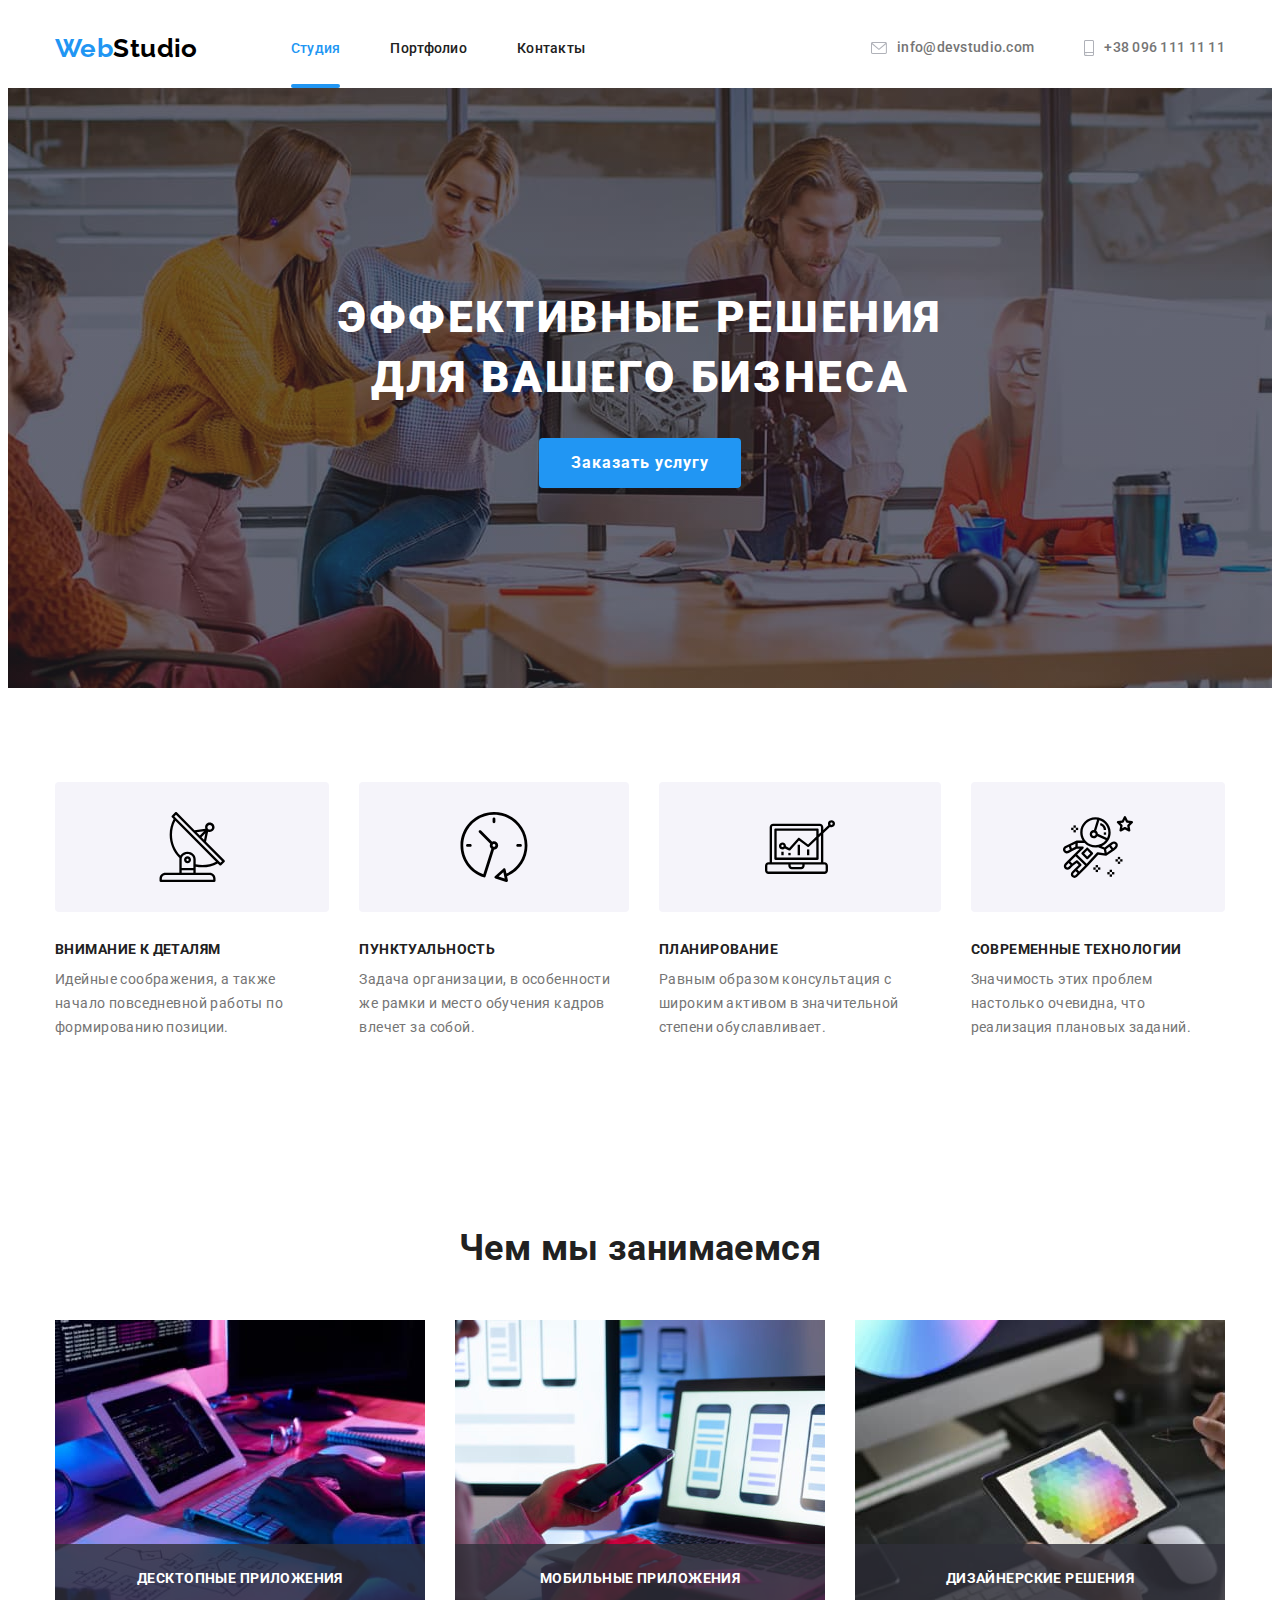
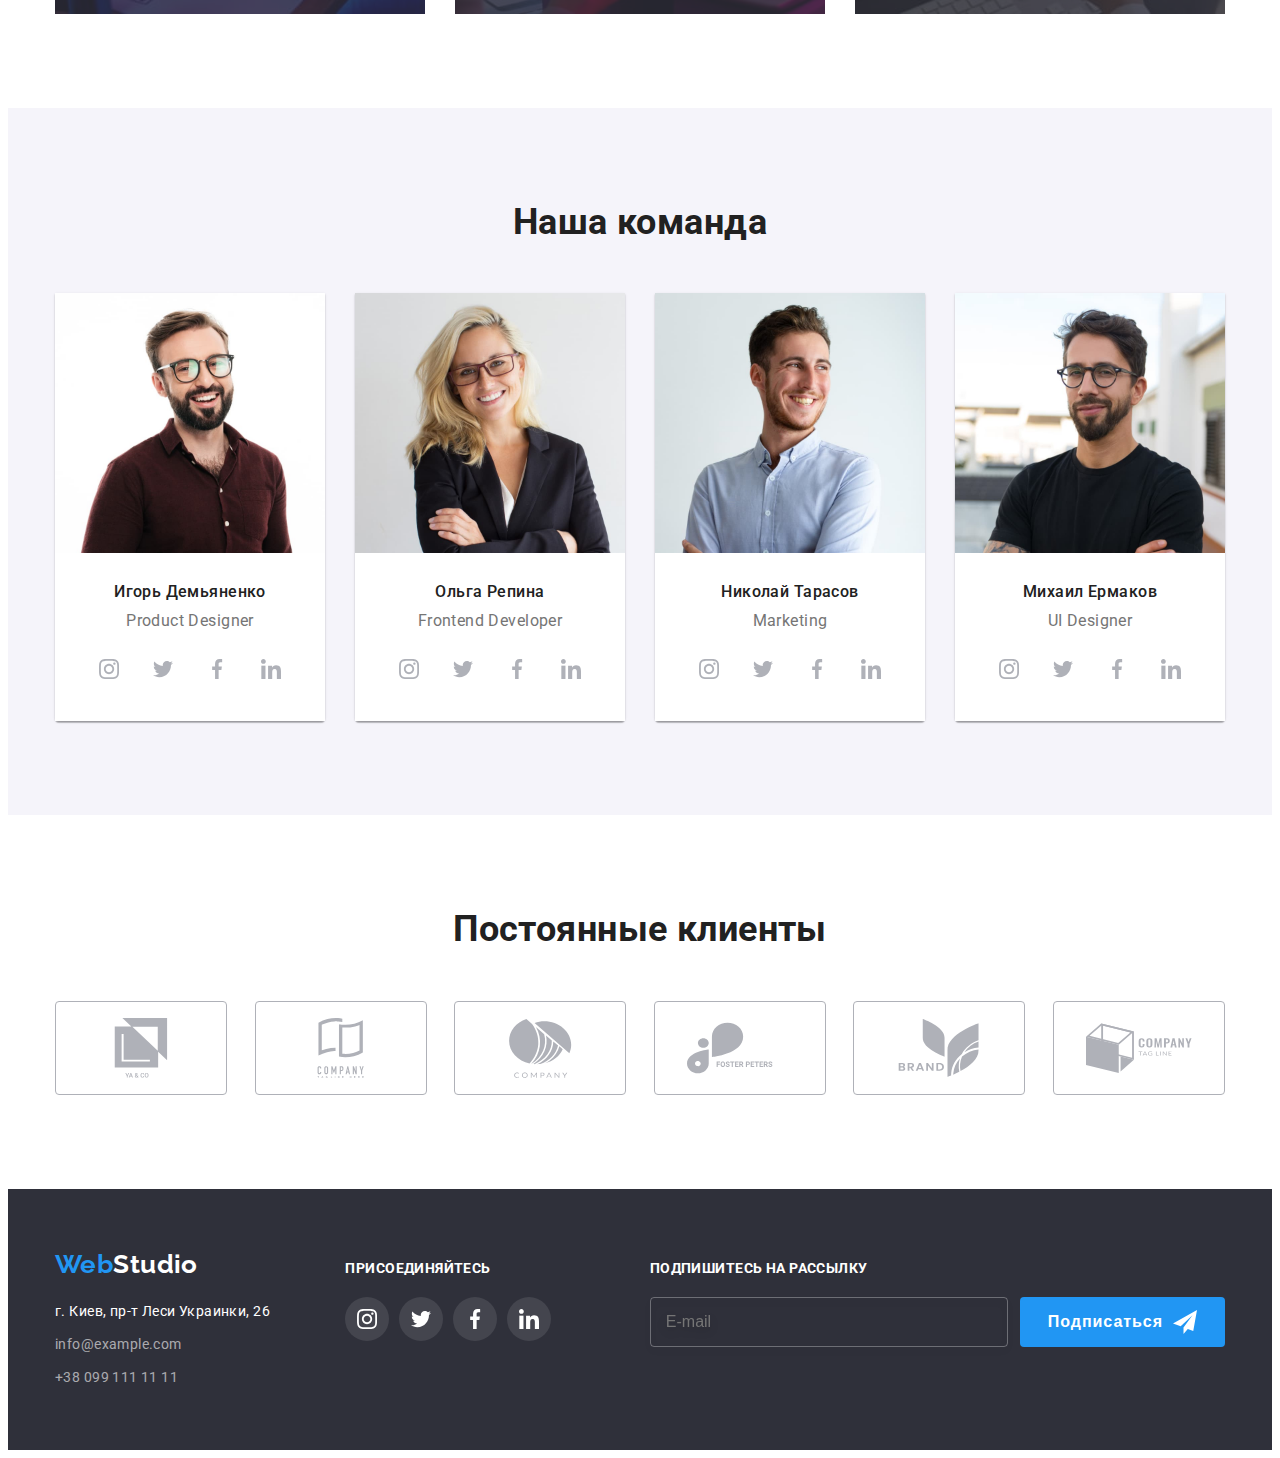
<file: index.html>
<!DOCTYPE html>
<html lang="ru">

<head>
    <meta charset="UTF-8">
    <meta http-equiv="X-UA-Compatible" content="IE=edge">
    <meta name="viewport" content="width=device-width, initial-scale=1.0">
    <title>Студия</title>
    <link rel="preconnect" href="https://fonts.gstatic.com"/>
    <link href="https://fonts.googleapis.com/css2?family=Raleway:wght@700&family=Roboto:wght@400;500;700;900&display=swap"
        rel="stylesheet"/>
    <link rel="stylesheet" href="https://cdnjs.cloudflare.com/ajax/libs/modern-normalize/1.0.0/modern-normalize.min.css"
        integrity="sha512-ISS7cAi1PEhQ8jnbJpJZMd29NlhNj4AWYyLOSp2CE/CsHxTCu+r+t0D2yoJudVrd0/8fTVPUVDzY5Tvli75u/g=="crossorigin="anonymous" />
    <link rel="stylesheet" href="./css/styles.css"/>
</head>

<body>
    <!-- Шапка страницы -->
    <header class="main-heder">
<div class="header-container container">
    <nav class="main-nav">
    <!-- Логотип WebStudio -->
    <a href="" lang="en" class="webstudio link">
        <span class="web">Web</span>Studio</a>

    <ul class="menu list">
        <li class="menu-item">
            <a class="menu-link link curent" href="">Студия</a>
        </li>
        <li class="menu-item">
            <a class="menu-link link" href="./portfolio.html">Портфолио</a>
        </li>
        <li class="menu-item">
            <a class="menu-link link" href="">Контакты</a>
        </li>
    </ul>
    </nav>
   <ul class="contacts list">
    <li class="contact-mail"><a class="contact-link link" href="maito:info@devstudio.com">
        <svg class="icon-contacts" width="16" height="12">
            <use href="./images/icons.svg#icon-envelope"></use>
        </svg>
        info@devstudio.com</a></li>
    <li class="contacts-tel"><a class="contact-link link" href="tel:380961111111"><svg class="icon-contacts" width="10" height="16">
        <use href="./images/icons.svg#icon-smartphone"></use>
    </svg>+38 096 111 11 11</a></li>
   </ul>
</div>
        

    </header>
    <main>
        <!-- <Блок герой с кнопкой заказать> -->
        <section class="hero">
            <div class="container">
                <h1 class="title-hero">Эффективные решения <br> для вашего бизнеса</h1>
                <button data-modal-open class="order-btn" type="button">Заказать услугу</button>
            </div>
        </section>

        <!-- <Преимущества Advantages> -->
        <section class="section">
          <div class="container">
            <h2 class="visually-hidden">Преимущества</h2>
            <ul class="advant-list list">
                <li class="advant-item">
                    <div class="advent-thumb">
                        <svg width="70px" height="70px">
                            <use href="./images/icons.svg#icon-antenna"></use>
                        </svg>
                    </div>
                    <h3 class="advant-title">Внимание к деталям</h3>
                    <p class="advant-description">Идейные соображения, а также начало  повседневной работы по формированию позиции.
                    </p>
                </li>
                <li class="advant-item">
                    <div class="advent-thumb">
                        <svg width="70px" height="70px">
                            <use href="./images/icons.svg#icon-clock"></use>
                        </svg>
                    </div>
                    <h3 class="advant-title">Пунктуальность</h3>
                    <p class="advant-description">Задача организации, в особенности же рамки и место обучения кадров влечет за
                        собой.</p>
                </li>
                <li class="advant-item">
                    <div class="advent-thumb">
                        <svg width="70px" height="70px">
                            <use href="./images/icons.svg#icon-diagram"></use>
                        </svg>
                    </div>
                    <h3 class="advant-title">Планирование</h3>
                    <p class="advant-description">Равным образом консультация с широким активом в значительной степени
                        обуславливает.</p>
                </li>
                <li class="advant-item">
                    <div class="advent-thumb">
                        <svg width="70px" height="70px">
                            <use href="./images/icons.svg#icon-astronaut"></use>
                        </svg>
                    </div>
                    <h3 class="advant-title">Современные технологии</h3>
                    <p class="advant-description">Значимость этих проблем настолько очевидна, что реализация плановых заданий.</p>
                </li>
            </ul>
          </div>
            
        </section>
        <!-- <ACTIVITIES> -->
        <section class="section">
            <div class="container">
                <h2 class="activ-title">Чем мы занимаемся</h2>
                <ul class="activ-list list">
                    <li class="activ-item"><img src="./images/activities/verstka.jpg" alt="Верстка" width="370" height="294" />
                    <p class="activ-item-text">Десктопные приложения</p>
                    </li>
                    <li class="activ-item"><img src="./images/activities/stylization.jpg" alt="Стилизация" width="370" height="294" />
                    <p class="activ-item-text">Мобильные приложения</p>
                    </li>
                    <li class="activ-item"><img src="./images/activities/design.jpg" alt="Дизайн" width="370" height="294" />
                    <p class="activ-item-text">Дизайнерские решения</p>
                    </li>
                </ul>
            </div>
        </section>
        <!-- <TEAM> -->
        <section class="team section" >
          <div class="container">
            <h2 class="team-title">Наша команда</h2>
            <ul class="team-list list">
              <li class="team-item">
              <img src="./images/team/ihor.jpg" alt="Игорь Демьяненко" width="270" height="260"/>
                <div class="team-card">
                    <h3 class="team-member">Игорь Демьяненко</h3>
                    <p class="team-member-position" lang="en">Product Designer</p>
                    <ul class="social-icons list">
                        <li class="social-icon-item">
                            <a class="social-link" href="#" target="_blank" rel="noopener noreferrer">
                            <svg class="social-icon" width="20px" height="20px">
                                <use href="./images/icons.svg#icon-instagram"></use>
                            </svg>
                            </a>
                        </li>
                        <li class="social-icon-item">
                            <a class="social-link" href="#" target="_blank" rel="noopener noreferrer">
                            <svg class="social-icon" width="20px" height="20px">
                                <use href="./images/icons.svg#icon-twitter"></use>
                            </svg>
                            </a>
                        </li>
                        <li class="social-icon-item">
                            <a class="social-link" href="#" target="_blank" rel="noopener noreferrer">
                            <svg class="social-icon" width="20px" height="20px">
                                <use href="./images/icons.svg#icon-facebook"></use>
                            </svg>
                            </a>
                        </li>
                        <li class="social-icon-item">
                            <a class="social-link" href="#" target="_blank" rel="noopener noreferrer">
                            <svg class="social-icon" width="20px" height="20px">
                                <use href="./images/icons.svg#icon-linkedin"></use>
                            </svg>
                            </a>
                        </li>
                    </ul>
                </div>
                    
                </li>
                <li class="team-item">
                    <img src="./images/team/olha.jpg" alt="Ольга Репина" width="270" height="260" />
                    <div class="team-card">
                    <h3 class="team-member">Ольга Репина</h3>
                    <p class="team-member-position" lang="en">Frontend Developer</p>
                    <ul class="social-icons list">
                        <li class="social-icon-item">
                            <a class="social-link" href="#" target="_blank" rel="noopener noreferrer">
                                <svg class="social-icon" width="20px" height="20px">
                                    <use href="./images/icons.svg#icon-instagram"></use>
                                </svg>
                            </a>
                        </li>
                        <li class="social-icon-item">
                            <a class="social-link" href="#" target="_blank" rel="noopener noreferrer">
                                <svg class="social-icon" width="20px" height="20px">
                                    <use href="./images/icons.svg#icon-twitter"></use>
                                </svg>
                            </a>
                        </li>
                        <li class="social-icon-item">
                            <a class="social-link" href="#" target="_blank" rel="noopener noreferrer">
                                <svg class="social-icon" width="20px" height="20px">
                                    <use href="./images/icons.svg#icon-facebook"></use>
                                </svg>
                            </a>
                        </li>
                        <li class="social-icon-item">
                            <a class="social-link" href="#" target="_blank" rel="noopener noreferrer">
                                <svg class="social-icon" width="20px" height="20px">
                                    <use href="./images/icons.svg#icon-linkedin"></use>
                                </svg>
                            </a>
                        </li>
                    </ul>
                    </div>

                </li>
                <li class="team-item">
                    <img src="./images/team/nikolay.jpg" alt="Николай Тарасов" width="270" height="260" />
                    <div class="team-card">
                    <h3 class="team-member">Николай Тарасов</h3>
                    <p class="team-member-position" lang="en">Marketing</p>
                    <ul class="social-icons list">
                        <li class="social-icon-item">
                            <a class="social-link" href="#" target="_blank" rel="noopener noreferrer">
                                <svg class="social-icon" width="20px" height="20px">
                                    <use href="./images/icons.svg#icon-instagram"></use>
                                </svg>
                            </a>
                        </li>
                        <li class="social-icon-item">
                            <a class="social-link" href="#" target="_blank" rel="noopener noreferrer">
                                <svg class="social-icon" width="20px" height="20px">
                                    <use href="./images/icons.svg#icon-twitter"></use>
                                </svg>
                            </a>
                        </li>
                        <li class="social-icon-item">
                            <a class="social-link" href="#" target="_blank" rel="noopener noreferrer">
                                <svg class="social-icon" width="20px" height="20px">
                                    <use href="./images/icons.svg#icon-facebook"></use>
                                </svg>
                            </a>
                        </li>
                        <li class="social-icon-item">
                            <a class="social-link" href="#" target="_blank" rel="noopener noreferrer">
                                <svg class="social-icon" width="20px" height="20px">
                                    <use href="./images/icons.svg#icon-linkedin"></use>
                                </svg>
                            </a>
                        </li>
                    </ul>
                    </div>
                </li>
                <li class="team-item">
                    <img src="./images/team/mikhail.jpg" alt="Михаил Ермаков" width="270" height="260" />
                    <div class="team-card">
                    <h3 class="team-member">Михаил Ермаков</h3>
                    <p class="team-member-position" lang="en">UI Designer</p>
                    <ul class="social-icons list">
                        <li class="social-icon-item">
                            <a class="social-link" href="">
                                <svg class="social-icon" width="20px" height="20px">
                                    <use href="./images/icons.svg#icon-instagram"></use>
                                </svg>
                            </a>
                        </li>
                        <li class="social-icon-item">
                            <a class="social-link" href="#" target="_blank" rel="noopener noreferrer">
                                <svg class="social-icon" width="20px" height="20px">
                                    <use href="./images/icons.svg#icon-twitter"></use>
                                </svg>
                            </a>
                        </li>
                        <li class="social-icon-item">
                            <a class="social-link" href="#" target="_blank" rel="noopener noreferrer">
                                <svg class="social-icon" width="20px" height="20px">
                                    <use href="./images/icons.svg#icon-facebook"></use>
                                </svg>
                            </a>
                        </li>
                        <li class="social-icon-item">
                            <a class="social-link" href="#" target="_blank" rel="noopener noreferrer">
                                <svg class="social-icon" width="20px" height="20px">
                                    <use href="./images/icons.svg#icon-linkedin"></use>
                                </svg>
                            </a>
                        </li>
                    </ul>
                    </div>
                </li>
            </ul>
          </div>
        </section>
<!-- <Постоянные клиенты> -->
        <section class="section">
            <div class="container">
                <h2 class="team-title">Постоянные клиенты</h2>
                <ul class="clients list">
                    <li>
                        <a class="client-link" href="">
                            <svg class="icon-client" width="106px" height="60px">
                                <use href="./images/icons.svg#icon-client1"></use>
                            </svg>
                        </a>
                    </li>
                    <li>
                        <a class="client-link" href="">
                            <svg class="icon-client" width="106px" height="60px">
                                <use href="./images/icons.svg#icon-client2"></use>
                            </svg>
                        </a>
                    </li>
                    <li>
                        <a class="client-link" href="">
                            <svg class="icon-client" width="106px" height="60px">
                                <use href="./images/icons.svg#icon-client3"></use>
                            </svg>
                        </a>
                    </li>
                    <li>
                        <a class="client-link" href="">
                            <svg class="icon-client" width="106px" height="60px">
                                <use href="./images/icons.svg#icon-client4"></use>
                            </svg>
                        </a>
                    </li>
                    <li>
                        <a class="client-link" href="">
                            <svg class="icon-client" width="106px" height="60px">
                                <use href="./images/icons.svg#icon-client5"></use>
                            </svg>
                        </a>
                    </li>
                    <li>
                        <a class="client-link" href="">
                            <svg class="icon-client" width="106px" height="60px">
                                <use href="./images/icons.svg#icon-client6"></use>
                            </svg>
                        </a>
                    </li>

                </ul>
            
            </div>
        </section>
    </main>

    <!-- <Футер> -->
    <footer class="footer">
    <div class="container container-footer">
      <div class="footer-container">
        <a href="" lang="en" class="footer-webstudio link">
            <span class="web">Web</span>Studio</a>
        <address class="footer-address">
            <ul class=" list">
                <li class="footer-cont-item"><a class="footer-map-link link" href="https://goo.gl/maps/7oAF3nw1k7qhsK217" target="_blank"
                        rel="noopener noreferrer">г. Киев, пр-т Леси Украинки, 26</a></li>
                <li class="footer-cont-item"><a class="footer-link link" href="maito:info@devstudio.com">info@example.com</a></li>
                <li class="footer-cont-item"><a class="footer-link link" href="tel:380961111111">+38 099 111 11 11</a></li>
            </ul>
        </address>
      </div>
      <div class="social-footer">
          <h3 class="footer-title">Присоединяйтесь</h3>
          <ul class="social-icons list">
              <li class="footer-soc-item">
                  <a class="footer-soc-link" href="#" target="_blank" rel="noopener noreferrer">
                      <svg class="footer-soc-icon" width="20px" height="20px">
                          <use href="./images/icons.svg#icon-instagram"></use>
                      </svg>
                  </a>
              </li>
            <li class="footer-soc-item">
                <a class="footer-soc-link" href="#" target="_blank" rel="noopener noreferrer">
                    <svg class="footer-soc-icon" width="20px" height="20px">
                        <use href="./images/icons.svg#icon-twitter"></use>
                    </svg>
                </a>
            </li><li class="footer-soc-item">
                <a class="footer-soc-link" href="#" target="_blank" rel="noopener noreferrer">
                    <svg class="footer-soc-icon" width="20px" height="20px">
                        <use href="./images/icons.svg#icon-facebook"></use>
                    </svg>
                </a>
            </li><li class="footer-soc-item">
                <a class="footer-soc-link" href="#" target="_blank" rel="noopener noreferrer">
                    <svg class="footer-soc-icon" width="20px" height="20px">
                        <use href="./images/icons.svg#icon-linkedin"></use>
                    </svg>
                </a>
            </li>
          </ul>
      </div>
    <form class="subscription-form">
        <label class="subscription-field" for="subscription-email">Подпишитесь на рассылку</label>
        <span class="subscription-input">
            <input class="subscription-input-field" id="subscription-email" name="user-email" type="email" placeholder="E-mail"
                required />
            <button class="subscription-submit-button" type="submit">
                Подписаться
                <svg class="subscribe-icon" width="24" height="24">
                    <use href="./images/icons.svg#icon-send"></use>
                </svg>
            </button>
        </span>
    </form>
    </div>
    </footer>

    <!-- <МОДАЛЬНОЕ ОКНО> -->
<div class="backdrop is-hidden" data-modal>
<div class="modal">
<button class="modal-close-btn" data-modal-close>
    <svg class="modal-close-icon" width="18px" height="18px">
        <use href="./images/icons.svg#icon-close">
        </use>
    </svg>

</button>

<!-- <ФОРМА ДЛЯ ЗАПОЛНЕНИЯ> -->

<form action="#" class="modal-form">
    <p class="modal-form-head">Оставьте свои данные, мы вам перезвоним</p>
       <label class="modal-form-field">
        Имя 
        <span class="modal-forma-input-wrapper">
        <input type="text" name="user-name" class="modal-forma-input" minlength="2" placeholder="Oksana" required>
        <svg class="modal-form-icon" width="18px" height="18px">
            <use href="./images/icons.svg#icon-person"></use>
        </svg>
        </span>
    </label>
    <label class="modal-form-field">
        Телефон
        <span class="modal-forma-input-wrapper">
        <input type="tel" name="user-phone" class="modal-forma-input" pattern="[0-9]{3}-[0-9]{3}-[0-9]{2}-[0-9]{2}" title="099-111-11-11" placeholder="096-111-11-11" required>
        <svg class="modal-form-icon" width="18px" height="18px">
            <use href="./images/icons.svg#icon-phone"></use>
        </svg>
        </span>
    </label>
    <label class="modal-form-field">
        Почта
        <span class="modal-forma-input-wrapper">
        <input type="email" name="user-email" class="modal-forma-input" placeholder="info@devstudio.com" required>
        <svg class="modal-form-icon" width="18px" height="18px">
            <use href="./images/icons.svg#icon-email"></use>
        </svg>
        </span>
    </label>
    <label class="modal-form-field">
        Комментарий
        <textarea name="user-message" class="modal-form-comment" placeholder="Введите текст"></textarea>
    </label>

       <!-- <ЧЕКБОКС> -->
<input type="checkbox" name="user-policy" class="modal-form-checkbox visually-hidden" id="checkbox-policy" required>
<label for="checkbox-policy" class="modal-form-checkbox-policy">Соглашаюсь с рассылкой и принимаю <a
        class="modal-form-policy-link" href="">Условия договора</a> </label>
        <button type="submit" class="modal-form-btn">Отправить</button>
</form>
</div>
</div>
<!-- <ПРОПИСАН js> -->
<script src="./js/modal.js"></script>
</body>

</html>
</file>
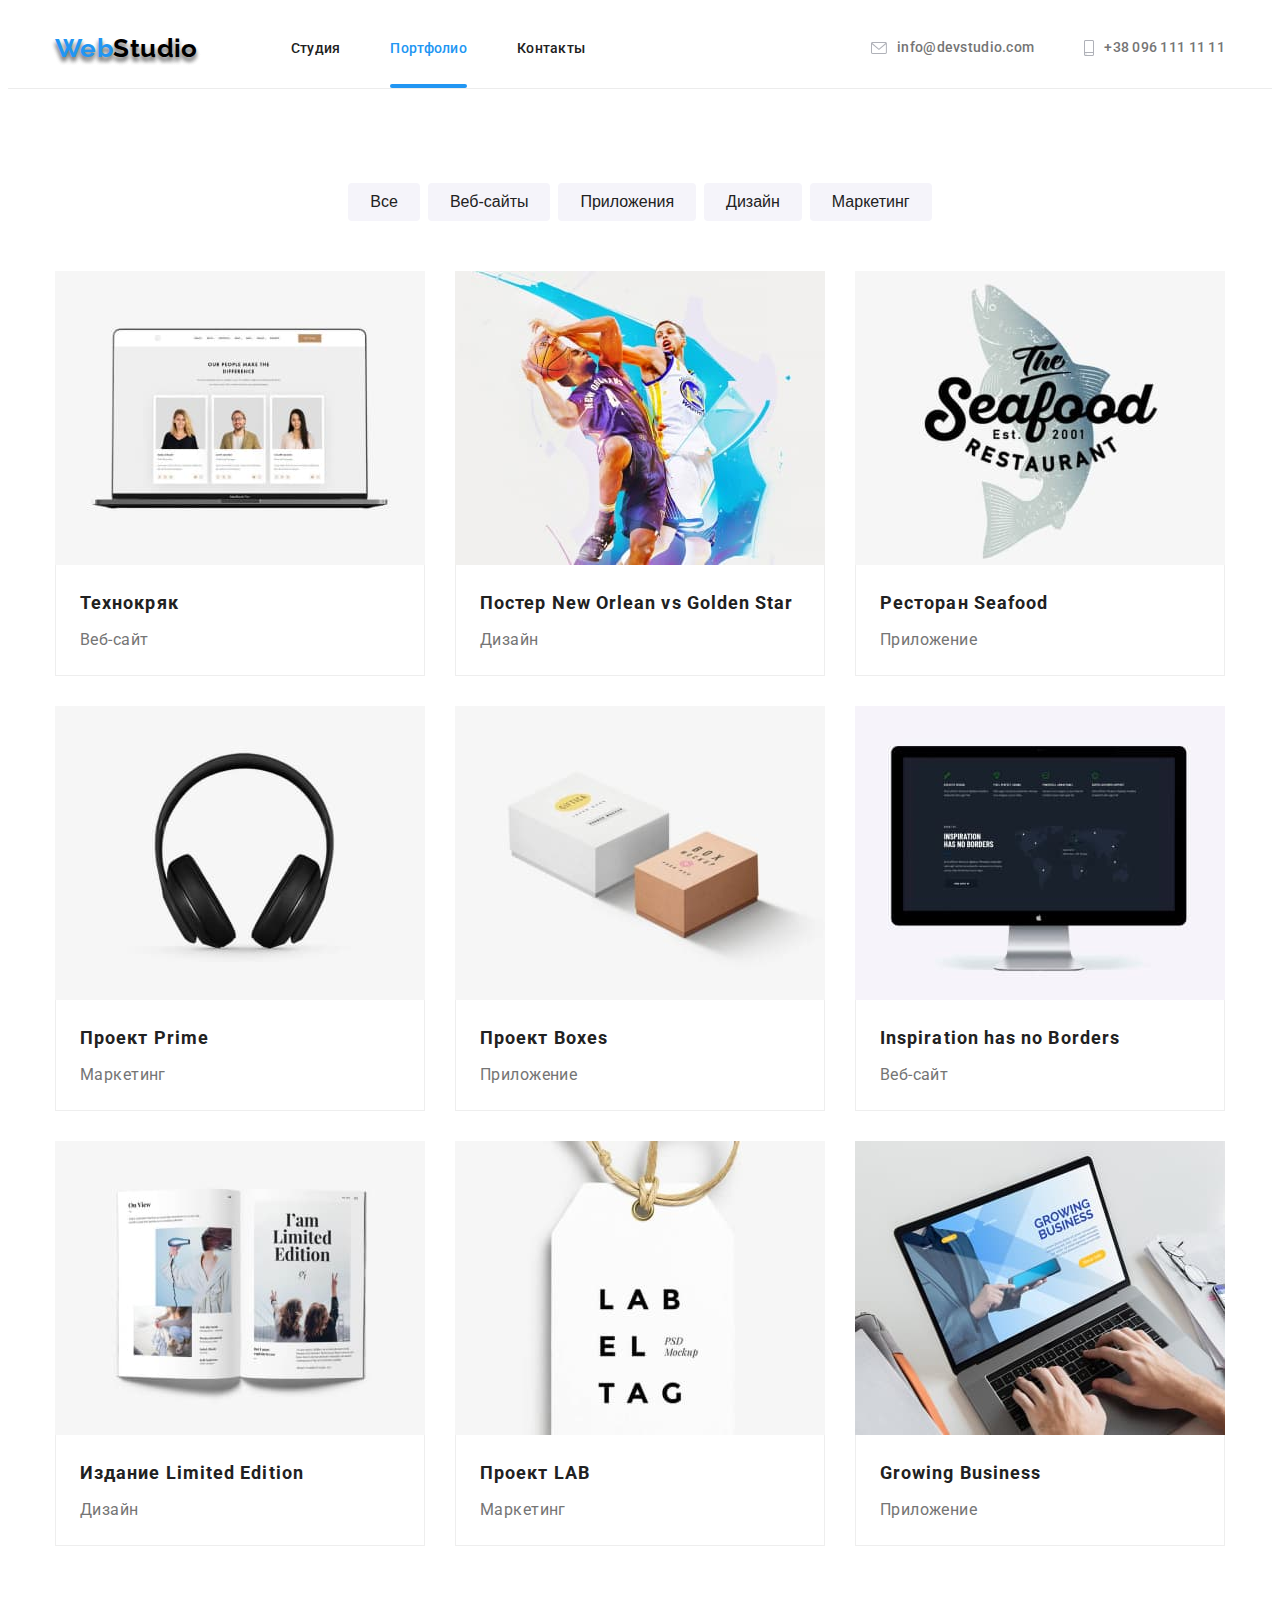
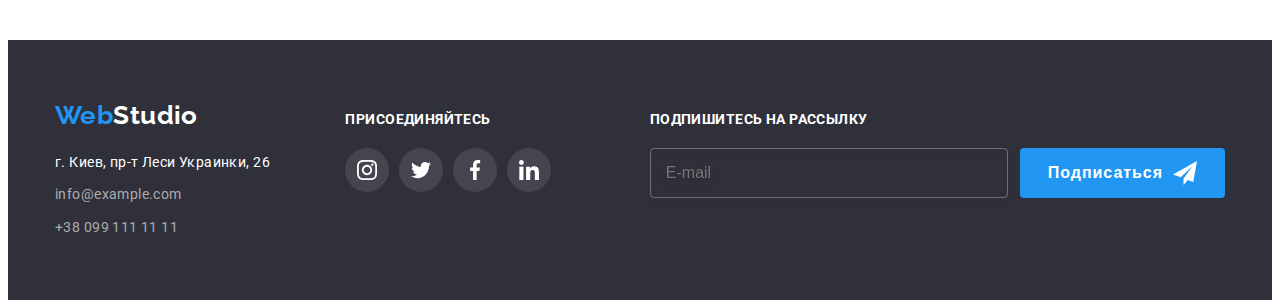
<file: portfolio.html>
<!DOCTYPE html>
<html lang="ru">
    
<head>
    <meta charset="UTF-8">
    <meta http-equiv="X-UA-Compatible" content="IE=edge">
    <meta name="viewport" content="width=device-width, initial-scale=1.0">
    <title>Портфолио</title>
    <link rel="preconnect" href="https://fonts.gstatic.com"/>
    <link href="https://fonts.googleapis.com/css2?family=Raleway:wght@700&family=Roboto:wght@400;500;700;900&display=swap"
        rel="stylesheet"/>
    <link rel="stylesheet" href="https://cdnjs.cloudflare.com/ajax/libs/modern-normalize/1.0.0/modern-normalize.min.css"
        integrity="sha512-ISS7cAi1PEhQ8jnbJpJZMd29NlhNj4AWYyLOSp2CE/CsHxTCu+r+t0D2yoJudVrd0/8fTVPUVDzY5Tvli75u/g=="crossorigin="anonymous" />
    <link rel="stylesheet" href="./css/styles.css"/>
</head>

<body>
    <!-- Шапка страницы -->
<header class="main-header">
  <div class="header-container container">
    <nav class="main-nav">
        <!-- Логотип WebStudio -->
        <a href="" lang="en" class="webstudio link shadow">
            <span class="web">Web</span>Studio</a>

        <ul class="menu list">
                <li class="menu-item"> <a class="menu-link link" href="./index.html">Студия</a></li>
                <li class="menu-item"> <a class="menu-link link curent" href="./portfolio.html">Портфолио</a></li>
                <li class="menu-item"> <a class="menu-link link" href="">Контакты</a></li>
                </ul>
                </nav>
                <ul class="contacts list">
                    <li class="contact-mail"><a class="contact-link link" href="maito:info@devstudio.com"><svg class="icon-contacts" width="16" height="12">
                        <use href="./images/icons.svg#icon-envelope"></use>
                    </svg>
                        info@devstudio.com</a></li>
                    <li class="contacts-tel"><a class="contact-link link" href="tel:380961111111"><svg class="icon-contacts" width="10" height="16">
                        <use href="./images/icons.svg#icon-smartphone"></use>
                    </svg>+38 096 111 11 11</a></li>
                </ul>
  </div>
</header>


<!--Основная часть-->
    <main>
        <!--Фильтры и Проекты-->
        <section class="section">
          <div class="container">
                <h1 class="visually-hidden" >Наши проекты</h1>
                  <ul class="filter-list list">
                    <li class="filter-item"><button class="filter-btn" type="button">Все</button></li>
                    <li class="filter-item"><button class="filter-btn" type="button">Веб-сайты</button></li>
                    <li class="filter-item"><button class="filter-btn" type="button">Приложения</button></li>
                    <li class="filter-item"><button class="filter-btn" type="button">Дизайн</button></li>
                    <li class="filter-item"><button class="filter-btn" type="button">Маркетинг</button></li>
                  </ul>
                            
        <!-- <Проекты> -->
            <ul class="project-list list">
                <li class="project-item">
                    <a class="project-link link" href="#" target="_blank" rel="noopener noreferrer">
                    <div class="image-card">
                    <img src="./images/portfolio/tekhnokruak.jpg" alt="Технокряк" width="370" height="294" />
                    <div class="image-card-overlay">                    
                    <p class="image-filter">Технокряк это современная площадка распространения коронавируса. Компании используют эту платформу для цифрового
                    шпионажа и атак на защищённые сервера конкурентов.</p>
                    </div>
                    </div>
                    <div class="project-card">
                        <h3 class="project-title">Технокряк</h3>
                        <p class="project-filter">Веб-сайт</p>
                    </div>  
                    </a>
                </li>
                
                <li class="project-item">
                    <a class="project-link link" href="#" target="_blank" rel="noopener noreferrer">
                    <div class="image-card">
                    <img src="./images/portfolio/neworlean.jpg" alt="Технокряк" width="370" height="294" />
                    <div class="image-card-overlay">
                    <p class="image-filter">Технокряк это современная площадка распространения коронавируса. Компании используют эту платформу для цифрового
                    шпионажа и атак на защищённые сервера конкурентов.</p>
                    </div>
                    </div>
                     <div class="project-card">
                        <h3 class="project-title">Постер New Orlean vs Golden Star</h3>
                        <p class="project-filter">Дизайн</p>
                    </div>
                    </a>
                </li>
                <li class="project-item">
                    <a class="project-link link" href="#" target="_blank" rel="noopener noreferrer">
                        <div class="image-card">
                            <img src="./images/portfolio/seafood.jpg" alt="Ресторан Seafood" width="370" height="294" />
                            <div class="image-card-overlay">
                                <p class="image-filter">Технокряк это современная площадка распространения коронавируса. Компании
                                    используют эту платформу для цифрового
                                    шпионажа и атак на защищённые сервера конкурентов.</p>
                            </div>
                        </div>
                        <div class="project-card">
                            <h3 class="project-title">Ресторан Seafood</h3>
                            <p class="project-filter">Приложение</p>
                        </div>
                    </a>
                </li>
                <li class="project-item">
                    <a class="project-link link" href="#" target="_blank" rel="noopener noreferrer">
                    <div class="image-card">
                    <img src="./images/portfolio/prime.jpg" alt="Проект Prime" width="370" height="294" />
                    <div class="image-card-overlay">
                    <p class="image-filter">Технокряк это современная площадка распространения коронавируса. Компании используют эту платформу для цифрового
                    шпионажа и атак на защищённые сервера конкурентов.</p>
                    </div>
                    </div>
                    <div class="project-card">
                    <h3 class="project-title">Проект Prime</h3>
                    <p class="project-filter">Маркетинг</p>
                    </div>
                    </a>
                </li>
                <li class="project-item">
                    <a class="project-link link" href="#" target="_blank" rel="noopener noreferrer">
                    <div class="image-card">
                    <img src="./images/portfolio/boxes.jpg" alt="Проект Boxes" width="370" height="294" />
                    <div class="image-card-overlay">
                    <p class="image-filter">Технокряк это современная площадка распространения коронавируса. Компании используют эту платформу для цифрового
                    шпионажа и атак на защищённые сервера конкурентов.</p>
                    </div>
                    </div>
                    <div class="project-card">
                    <h3 class="project-title">Проект Boxes</h3>
                    <p class="project-filter">Приложение</p>
                    </div>
                    </a>
                </li>
                <li class="project-item">
                    <a class="project-link link" href="#" target="_blank" rel="noopener noreferrer">
                    <div class="image-card">
                    <img src="./images/portfolio/inspiration.jpg" alt="Inspiration has no Borders" width="370" height="294" />
                    <div class="image-card-overlay">
                    <p class="image-filter">Технокряк это современная площадка распространения коронавируса. Компании используют эту
                    платформу для цифрового шпионажа и атак на защищённые сервера конкурентов.</p>
                    </div>
                    </div>
                    <div class="project-card">
                    <h3 class="project-title">Inspiration has no Borders</h3>
                    <p class="project-filter">Веб-сайт</p>
                    </div>
                    </a>
                </li>
                <li class="project-item">
                    <a class="project-link link" href="#" target="_blank" rel="noopener noreferrer">
                    <div class="image-card">
                    <img src="./images/portfolio/limitededition.jpg" alt="Издание Limited Edition" width="370" height="294" />
                    <div class="image-card-overlay">
                    <p class="image-filter">Технокряк это современная площадка распространения коронавируса. Компании используют эту
                    платформу для цифрового шпионажа и атак на защищённые сервера конкурентов.</p>
                    </div>
                    </div>
                    <div class="project-card">
                    <h3 class="project-title">Издание Limited Edition</h3>
                    <p class="project-filter">Дизайн</p>
                    </div>                    
                    </a>
                </li>
                <li class="project-item">
                    <a class="project-link link" href="#" target="_blank" rel="noopener noreferrer">
                    <div class="image-card">
                    <img src="./images/portfolio/lab.jpg" alt="Проект LAB" width="370" height="294" />
                    <div class="image-card-overlay">
                    <p class="image-filter">Технокряк это современная площадка распространения коронавируса. Компании используют эту
                     платформу для цифрового шпионажа и атак на защищённые сервера конкурентов.</p>
                   </div>
                   </div>
                    <div class="project-card">
                    <h3 class="project-title">Проект LAB</h3>
                    <p class="project-filter">Маркетинг</p>
                    </div>
                    </a>   
                </li>
                <li class="project-item">
                    <a class="project-link link" href="#" target="_blank" rel="noopener noreferrer">
                    <div class="image-card">
                    <img src="./images/portfolio/business.jpg" alt="Growing Business" width="370" height="294" />
                    <div class="image-card-overlay">
                    <p class="image-filter">Технокряк это современная площадка распространения коронавируса. Компании используют эту
                    платформу для цифрового шпионажа и атак на защищённые сервера конкурентов.</p>
                    </div>
                    </div>
                    <div class="project-card">
                    <h3 class="project-title">Growing Business</h3>
                    <p class="project-filter">Приложение</p>
                    </div>
                    </a>    
                </li>
            </ul>
          </div>
        </section>

    <!-- <Футер> -->
    <footer class="footer">
        <div class="container container-footer">
            <div class="footer-container">
                <a href="" lang="en" class="footer-webstudio link">
                    <span class="web">Web</span>Studio</a>
                <address class="footer-address">
                    <ul class=" list">
                        <li class="footer-cont-item"><a class="footer-map-link link"
                                href="https://goo.gl/maps/7oAF3nw1k7qhsK217" target="_blank" rel="noopener noreferrer">г.
                                Киев, пр-т Леси Украинки, 26</a></li>
                        <li class="footer-cont-item"><a class="footer-link link"
                                href="maito:info@devstudio.com">info@example.com</a></li>
                        <li class="footer-cont-item"><a class="footer-link link" href="tel:380961111111">+38 099 111 11
                                11</a></li>
                    </ul>
                </address>
            </div>
            <div class="social-footer">
                <h3 class="footer-title">Присоединяйтесь</h3>
                <ul class="social-icons list">
                    <li class="footer-soc-item">
                        <a class="footer-soc-link" href="#" target="_blank" rel="noopener noreferrer">
                            <svg class="footer-soc-icon" width="20px" height="20px">
                                <use href="./images/icons.svg#icon-instagram"></use>
                            </svg>
                        </a>
                    </li>
                    <li class="footer-soc-item">
                        <a class="footer-soc-link" href="#" target="_blank" rel="noopener noreferrer">
                            <svg class="footer-soc-icon" width="20px" height="20px">
                                <use href="./images/icons.svg#icon-twitter"></use>
                            </svg>
                        </a>
                    </li>
                    <li class="footer-soc-item">
                        <a class="footer-soc-link" href="#" target="_blank" rel="noopener noreferrer">
                            <svg class="footer-soc-icon" width="20px" height="20px">
                                <use href="./images/icons.svg#icon-facebook"></use>
                            </svg>
                        </a>
                    </li>
                    <li class="footer-soc-item">
                        <a class="footer-soc-link" href="#" target="_blank" rel="noopener noreferrer">
                            <svg class="footer-soc-icon" width="20px" height="20px">
                                <use href="./images/icons.svg#icon-linkedin"></use>
                            </svg>
                        </a>
                    </li>
                </ul>
            </div>
            <form class="subscription-form">
                <label class="subscription-field" for="subscription-email">Подпишитесь на рассылку</label>
                <span class="subscription-input">
                    <input class="subscription-input-field" id="subscription-email" name="user-email" type="email"
                        placeholder="E-mail" required />
                    <button class="subscription-submit-button" type="submit">
                        Подписаться
                        <svg class="subscribe-icon" width="24" height="24">
                            <use href="./images/icons.svg#icon-send"></use>
                        </svg>
                    </button>
                </span>
            </form>
        </div>
    </footer>
    </body>
    
    </html>
</file>
<file: css/styles.css>
/*Шрифт всего текста - Roboto*/
/*Шрифт логотипа WebStudio - Raleway*/
/*Цвет заголовка блока героя белый- #FFFFFF*/
/*Основной цвет заголовков документов - #212121*/
/* Цвет активных кнопок и ссылок - #2196F3*/
/*Цвет текста абзацев - #757575*/
/*цвет бека Наша команда и неактивных кнопок Наши проекты - #F5F4FA*/
/* цвет фона подвала background: #2F303A;*/
/*font-style: normal;*/

:root {
  --main-font: 'Roboto', sans-serif;
  --secondary-font: 'Raleway', sans-serif;
  --title-text-color: #212121;
  --accent-color: #2196f3;
  --primary-white-color: #ffffff;
  --main-color: #757575;
  --icons-color: #afb1b8;
  --cubic: cubic-bezier(0.4, 0, 0.2, 1);
}

*,
*::before,
*::after {
  box-sizing: border-box;
}

h1,
h2,
h3,
h4,
h5,
h6,
p {
  margin-top: 0;
  margin-bottom: 0;
}

ul,
ol {
  margin-top: 0;
  margin-bottom: 0;
  padding-left: 0;
}

img {
  display: block;
  max-width: 100%;
  height: auto;
}

/* ========BODY======== */
body {
  font-family: var(--main-font);
  color: var(--main-color);
  letter-spacing: 0.03em;
  font-size: 14px;
}
/* =======END=BODY======== */

.section {
  padding-top: 94px;
  padding-bottom: 94px;
}
.container {
  width: 1200px;
  margin: 0px auto;
  padding: 0px 15px;
}

.list {
  list-style: none;
}

.link {
  text-decoration: none;
  font-style: normal;
}

.visually-hidden {
  position: absolute !important;
  clip: rect(1px 1px 1px 1px); /* IE6 IE7 */
  clip: rect(1px 1px 1px 1px);
  padding: 0 !important;
  border: 0 !important;
  height: 1px !important;
  width: 1px !important;
  overflow: hidden;
}

/*========================STUDIO=======================*/

/*========================HEADER=======================*/
.main-header {
  border-bottom: 1px solid #ececec;
}
.header-container {
  display: flex;
  /* padding-bottom: 25px; */
  justify-content: space-between;
  align-items: center;
}

.main-nav {
  display: flex;
  align-items: center;
}

.webstudio {
  color: #000000;
  font-family: var(--secondary-font);
  font-weight: 700;
  font-size: 26px;
  line-height: 1.19;
  margin-right: 93px;
}

.web {
  color: var(--accent-color);
}

.menu {
  display: flex;
  min-width: 294px;
}

.menu .curent {
  color: var(--accent-color);
}

.menu-item:not(:last-child) {
  margin-right: 50px;
}
.menu-link {
  color: var(--title-text-color);
  transition: color 250ms var(--cubic);
}

.menu-link.curent::after {
  content: '';
  display: inline-block;
  width: 100%;
  height: 4px;
  background-color: var(--accent-color);
  border-radius: 2px;
  position: absolute;
  left: 0;
  bottom: 0;
  transform-origin: center bottom;
  /* transform: scale(0);
  opacity: 0; */
  transition: transform-origin 250ms var(--cubic);
  /* , opacity 250ms var(--cubic); */
}

/* .menu-link:hover::after,
.menu-link:focus::after {
  opacity: 1;
  transform: scale(1);
} */

.menu-link,
.contact-link {
  padding: 32px 0;
  font-weight: 500;
  line-height: 1.14;
  letter-spacing: 0.02em;
  position: relative;
}

.contact-link {
  color: var(--main-color);
}

.menu-link:hover,
.menu-link:focus,
.contact-link:hover,
.contact-link:focus,
.footer-link:hover,
.footer-link:focus {
  color: var(--accent-color);
  transition: color 250ms var(--cubic);
}

.contacts {
  display: flex;
  align-items: center;
}

.contact-mail {
  margin-right: 50px;
}

.contact-link {
  display: flex;
  color: var(--main-color);
  align-items: center;
}

.icon-contacts {
  display: inline-block;
  margin-right: 10px;
  fill: var(--icons-color);
  transition: fill 250ms var(--cubic);
}

.contact-link:hover .icon-contacts,
.contact-link:focus .icon-contacts {
  fill: currentColor;
}

/*========================END==HEADER=======================*/

/*===========================HERO===================*/
.hero {
  background: #2f303a;
  padding-top: 200px;
  padding-bottom: 200px;
  text-align: center;

  max-width: 1600px;
  min-height: 600px;
  margin-left: auto;
  margin-right: auto;

  background-image: linear-gradient(
      to right,
      rgba(47, 48, 58, 0.4),
      rgba(47, 48, 58, 0.4)
    ),
    url(../images/hero/hero-bgr.jpg);

  background-size: cover;
  background-repeat: no-repeat;
  background-position: center;
}

.title-hero {
  font-weight: 900;
  font-size: 44px;
  line-height: 1.36;
  margin-bottom: 30px;
  text-align: center;
  letter-spacing: 0.06em;
  text-transform: uppercase;
  color: var(--primary-white-color);
}

.order-btn {
  font-weight: 700;
  font-size: 16px;
  line-height: 1.88;
  letter-spacing: 0.06em;
  font-family: inherit;

  padding: 10px 32px;
  border: transparent;
  border-radius: 4px;
  display: inline-block;
  min-width: 200px;
  text-align: center;
  background-color: var(--accent-color);
  color: var(--primary-white-color);
  cursor: pointer;
  transition: background-color 250ms var(--cubic);
}

.order-btn:hover,
.order-btn:focus {
  background-color: #188ce8;
}
/*=======================MODAL=BTN==================*/
.backdrop {
  position: fixed;
  left: 0;
  top: 0;
  width: 100%;
  height: 100%;
  background-color: rgba(0, 0, 0, 0.2);
  transition: background-color, 250ms var(--cubic);
}
.modal {
  position: absolute;
  width: 528px;
  height: 581px;
  top: 50%;
  left: 50%;
  padding: 40px 40px;
  transform: translate(-50%, -50%) scale(1);
  background: var(--primary-white-color);
  box-shadow: 0px 1px 3px rgba(0, 0, 0, 0.12), 0px 1px 1px rgba(0, 0, 0, 0.14),
    0px 2px 1px rgba(0, 0, 0, 0.2);
  border-radius: 4px;
  opacity: 1;
  transition: transform 250ms var(--cubic), opacity 250ms var(--cubic);
}

.backdrop.is-hidden {
  opacity: 0;
  visibility: hidden;
  pointer-events: none;
  transition: opacity 250ms var(--cubic), visibility 250ms var(--cubic);
}

.backdrop.is-hidden .modal {
  opacity: 0;
  transform: translate(-50%, -50%) scale(0.5);
  transition: transform 250ms var(--cubic), opacity 250ms var(--cubic);
}

.modal-close-btn {
  display: block;
  position: absolute;
  width: 30px;
  height: 30px;
  right: 8px;
  top: 8px;
  display: flex;
  align-items: center;
  justify-content: center;

  background: var(--primary-white-color);
  border: 1px solid rgba(0, 0, 0, 0.1);
  border-radius: 50%;
  cursor: pointer;
}

/* =====================ФОРМА ДЛЯ ЗАПОЛНЕНИЯ=================== */

.modal-form {
  display: flex;
  flex-direction: column;
}
.modal-form-head {
  margin-bottom: 12px;
  color: var(--title-text-color);
  font-weight: 700;
  font-size: 20px;
  line-height: 1.17;
  text-align: center;
}

.modal-form-field {
  font-weight: 400;
  font-size: 12px;
  line-height: 1.17;
  letter-spacing: 0.01em;
  color: var(--main-color);
}

.modal-form-field {
  margin-bottom: 10px;
}
.modal-forma-input-wrapper {
  position: relative;
  display: block;
  top: 50%;
  margin-top: 4px;
}

.modal-forma-input {
  width: 100%;
  height: 40px;
  padding-left: 42px;
  border: 1px solid rgba(33, 33, 33, 0.2);
  border-radius: 4px;
}
/* ========ИКОНКИ=========== */
.modal-forma-input:focus {
  border-color: var(--accent-color);
  outline: none;
}

.modal-form-icon {
  position: absolute;
  top: 50%;
  left: 15px;
  transform: translateY(-50%);
  display: block;
  margin-right: 8px;
  fill: var(--title-text-color);
  transition: fill 250ms var(--cubic);
}

.modal-forma-input:focus + .modal-form-icon {
  fill: var(--accent-color);
}

/* =========== textarea=======*/
.modal-form-comment {
  width: 100%;
  height: 120px;
  resize: none;
  border: 1px solid rgba(33, 33, 33, 0.2);
  box-sizing: border-box;
  border-radius: 4px;
  padding: 12px 16px;
  cursor: pointer;
  transition: border 250ms var(--cubic);
}
.modal-form-comment::placeholder {
  font-style: 400;
  font-size: 14px;
  line-height: 1.14;
  letter-spacing: 0.01em;

  color: rgba(117, 117, 117, 0.5);
}

.modal-form-comment:focus {
  border-color: var(--accent-color);
  outline: none;
}

/* ====================КАСТОМНЫЙ ЧЕКБОКС================== */

/* .modal-form-checkbox {
  outline: none;
} */
.modal-form-checkbox-policy::before {
  display: inline-block;
  vertical-align: middle;
  content: '';
  width: 16px;
  height: 15px;
  margin-right: 8px;
  cursor: pointer;
  background-image: url('../images/box.svg');
}

.modal-form-checkbox:checked + .modal-form-checkbox-policy::before {
  border-color: var(--accent-color);
  background-color: var(--accent-color);
  background-image: url(../images/check.svg);
  background-size: contain;
  background-origin: border-box;
  background-repeat: no-repeat;
  background-position: center;
  border-radius: 2px;
  box-shadow: none;
  transition: background-color 250ms var(--cubic);
}

.modal-form-checkbox-policy {
  font-weight: 400;
  font-size: 14px;
  line-height: 1.71;

  color: var(--main-color);
}

.modal-form-checkbox:focus + .modal-form-checkbox-policy::before:focus {
  box-shadow: 0 0 0 2px var(--accent-color);
  border-radius: 2px;
}

/* ====================КНОПКА ОТПРАВИТЬ============================== */
.modal-form-btn {
  display: flex;
  align-self: center;
  align-items: center;
  text-align: center;
  font-weight: 700;
  font-size: 16px;
  line-height: 1.87;
  width: 200px;
  height: 50px;
  letter-spacing: 0.06em;
  padding: 10px 55px;
  margin-top: 30px;
  color: #ffffff;
  background-color: var(--accent-color);
  box-shadow: 0px 4px 4px rgba(0, 0, 0, 0.15);
  border-radius: 4px;
  border: none;
  transition: background-color 250ms var(--cubic);
  cursor: pointer;
}

.modal-form-btn:hover,
.modal-form-btn:focus {
  outline: none;
  background-color: #188ce8;
}
/*======================END=MODAL=BTN==================*/
/*=======================END=HERO===================*/

/*=====Advantages (advant- никогда не писать adv-title!!!)=====*/
.advant-list {
  display: flex;
}

.advant-item:not(:last-child) {
  margin-right: 30px;
}

.advant-title {
  font-weight: 700;
  font-size: 14px;
  line-height: 1.14;
  text-transform: uppercase;
  margin-bottom: 10px;

  color: var(--title-text-color);
}
.advant-description {
  font-weight: 400;
  font-size: 14px;
  line-height: 1.71;
}
.advent-thumb {
  padding: 30px 0;
  margin-bottom: 30px;
  border-radius: 4px;
  align-items: center;
  display: flex;
  justify-content: center;
  background-color: #f5f4fa;
}
/*====================END Advantages=========================*/

/*==================ACTIVITIES===========================*/

.activ-title {
  font-weight: 700;
  font-size: 36px;
  line-height: 1.16;
  text-align: center;

  color: var(--title-text-color);
}

.activ-list {
  display: flex;
  justify-content: space-between;
  margin-top: 50px;
}

.activ-item {
  display: inline-block;
  position: relative;
}

.activ-item-text {
  width: 100%;
  font-weight: 700;
  font-size: 14px;
  line-height: 1.14;
  text-align: center;
  text-transform: uppercase;
  color: var(--primary-white-color);
  padding: 27px 0;
  background: rgba(47, 48, 58, 0.8);
  position: absolute;
  bottom: 0;
  left: 0;
}
/*===============END=ACTIVITIES===========================*/

/*===================TEAM======================================*/
.team {
  background: #f5f4fa;
}

.team-card {
  text-align: center;
  margin: 0 auto;
  padding: 30px 32px;
  background-color: var(--primary-white-color);
}

.team-title {
  font-weight: 700;
  font-size: 36px;
  line-height: 1.16;
  text-align: center;
  color: var(--title-text-color);
  margin-bottom: 50px;
}

.team-list {
  display: flex;
  flex-wrap: wrap;
  margin-top: -30px;
  margin-left: -30px;
}

.team-item {
  display: inline-block;
  text-align: center;
  margin-top: 30px;
  margin-left: 30px;
  flex-basis: calc((100% - 120px) / 4);
  background: #ffffff;
  /* material shadow v1 */

  box-shadow: 0px 1px 3px rgba(0, 0, 0, 0.12), 0px 1px 1px rgba(0, 0, 0, 0.14),
    0px 2px 1px rgba(0, 0, 0, 0.2);
  border-radius: 0px 0px 4px 4px;
}

.team-member {
  font-weight: 500;
  font-size: 16px;
  line-height: 1.18;
  text-align: center;
  margin-bottom: 10px;
  color: var(--title-text-color);
}

.team-member-position {
  margin-bottom: 16px;
  font-weight: 400;
  font-size: 16px;
  line-height: 1.18;
  text-align: center;
}

.social-icons {
  display: flex;
  align-items: center;
  justify-content: center;
}

.social-icon-item:not(:last-child) {
  margin-right: 10px;
}
.social-link {
  padding: 12px;
  display: flex;
  align-items: center;
  justify-content: center;
  border-radius: 50%;
  transition: background-color 250ms var(--cubic);
}

.social-icon {
  fill: var(--icons-color);
  transition: fill 250ms var(--cubic);
}

.social-link:hover,
.social-link:focus {
  background-color: var(--accent-color);
}

.social-link:hover .social-icon,
.social-link:focus .social-icon {
  fill: var(--primary-white-color);
}

/*===================END==TEAM=================================*/

/* =================Постоянные клиенты================ */
.clients {
  display: flex;
  justify-content: space-between;
}

.client-link {
  padding: 16px 32px;
  display: flex;
  align-items: center;
  justify-content: center;
  border: 1px solid #afb1b8;
  border-radius: 4px;
  transition: border-color 250ms var(--cubic);
}

.client-link:hover,
.client-link:focus {
  border: 1px solid var(--accent-color);
  border-radius: 4px;
  outline: none;
}

.icon-client {
  fill: var(--icons-color);
  transition: fill 250ms var(--cubic);
}

.client-link:hover .icon-client,
.client-link:focus .icon-client {
  fill: var(--accent-color);
}

/*==================FOOTER=================*/
.footer {
  padding-top: 60px;
  padding-bottom: 60px;
  background: #2f303a;
  font-style: normal;
  display: flex;
  align-items: baseline;
}

.container-footer {
  display: flex;
  align-items: baseline;
  position: relative;
  justify-content: space-between;
}

.footer-container {
  align-items: baseline;
}

.social-footer {
  margin-left: 70px;
}

.footer-webstudio {
  display: block;
  color: var(--primary-white-color);
  font-family: var(--secondary-font);
  font-weight: 700;
  font-size: 26px;
  line-height: 1.19;
  text-decoration: none;
}
.footer-cont-item:not(:last-child) {
  margin-bottom: 9px;
}

.footer-soc-item:first-child {
  margin-left: 0;
}
.footer-soc-item:not(:last-child) {
  margin-right: 10px;
}
.footer-address {
  margin-top: 20px;
  font-style: normal;
}

.footer-map-link {
  font-weight: 400;
  font-size: 14px;
  line-height: 1.71;

  color: var(--primary-white-color);
}

.footer-map-link:hover,
.footer-map-link:focus {
  color: var(--accent-color);
  transition: color 250ms var(--cubic);
}

.footer-link {
  font-weight: 400;
  font-size: 14px;
  line-height: 1.71;

  color: rgba(255, 255, 255, 0.6);
}

.footer-title {
  margin-bottom: 20px;
  color: var(--primary-white-color);
  font-size: 14px;
  line-height: 1.14;
  text-transform: uppercase;
}

.footer-social-item {
  display: flex;
  flex-basis: calc(100% / 4 - 20px);
  margin-left: 10px;
}

.footer-soc-item:not(:last-child) {
  margin-right: 10px;
}
.footer-soc-link {
  display: flex;
  align-items: center;
  justify-content: center;
  padding: 12px;
  border-radius: 50%;
  background-color: rgba(255, 255, 255, 0.1);
}

.footer-soc-link:hover,
.footer-soc-link:focus {
  background-color: var(--accent-color);
  transition: background-color 250ms var(--cubic);
}

.footer-soc-icon {
  fill: var(--primary-white-color);
}

/*========== Подписаться ===============*/
.subscription-form {
  display: flex;
  flex-direction: column;
  margin-left: 93px;
}

.subscription-field {
  font-weight: bold;
  font-size: 14px;
  line-height: 1.14;
  text-transform: uppercase;
  color: var(--primary-white-color);
}

.subscription-input {
  display: flex;
  width: 100%;
  margin-top: 20px;
}

.subscription-input-field {
  height: 50px;
  width: 358px;
  padding: 16px 15px;
  font-size: 16px;
  line-height: 1.25;
  color: rgba(255, 255, 255, 0.6);
  border: 1px solid rgba(255, 255, 255, 0.3);
  border-radius: 4px;
  filter: drop-shadow(0px 4px 4px rgba(0, 0, 0, 0.15));
  background-color: transparent;
}

.subscription-input-field:focus {
  outline: none;
}

.subscription-submit-button {
  display: flex;
  justify-content: center;
  align-items: center;
  margin-top: 0;
  margin-left: 12px;
  cursor: pointer;
  color: var(--primary-white-color);
  background: var(--accent-color);
  font-weight: 700;
  font-size: 16px;
  line-height: 1.88;
  border-radius: 4px;
  letter-spacing: 0.06em;
  min-width: 200px;
  padding: 10px 28px;
  border: 0;
}

.subscribe-icon {
  margin-left: 10px;
}
/*================END==FOOTER=================*/

/*=====================END===STUDIO======*/

/*=============PORTFOLIO=============*/

/*=============HEADER webstudio=============*/
.shadow {
  text-shadow: 0px 4px 4px rgba(0, 0, 0, 0.25), 0px 4px 4px rgba(0, 0, 0, 0.25),
    0px 4px 4px rgba(0, 0, 0, 0.25);
}
/*============END=HEADER webstudio=============*/

/*=============FILTERS=============*/
.filter-list {
  display: flex;
  justify-content: center;
  margin-bottom: 50px;
}

.filter-item:not(:last-child) {
  margin-right: 8px;
}

.filter-item {
  display: inline-block;
}
.filter-btn {
  font-weight: 500;
  font-size: 16px;
  line-height: 1.62;
  text-align: center;

  color: var(--title-text-color);
  background: #f5f4fa;
  border-radius: 4px;
  cursor: pointer;
  border: none;
  padding: 6px 22px;

  transition: color 250ms var(--cubic), background-color 250ms var(--cubic),
    box-shadow 250ms var(--cubic);
}
.filter-btn:hover,
.filter-btn:focus {
  color: var(--primary-white-color);
  background: var(--accent-color);
  box-shadow: 0px 3px 1px rgba(0, 0, 0, 0.1), 0px 1px 2px rgba(0, 0, 0, 0.08),
    0px 2px 2px rgba(0, 0, 0, 0.12);
  outline: none;
}
/*===========END==FILTERS=============*/

/*=============PROJECTS=============*/
.project-list {
  display: flex;
  flex-wrap: wrap;
  margin-top: -30px;
  margin-left: -30px;
}
/* inside  solid */
.project-item {
  background: var(--primary-white-color);
  border: 1px inside #eeeeee;
  box-sizing: border-box;
  margin-top: 30px;
  margin-left: 30px;
  flex-basis: calc((100% - 90px) / 3);
}

.project-link:hover,
.project-link:focus {
  box-shadow: 0px 1px 1px rgba(0, 0, 0, 0.12), 0px 4px 4px rgba(0, 0, 0, 0.06),
    1px 4px 6px rgba(0, 0, 0, 0.16);
}

.project-link {
  display: block;
  transition: box-shadow 250ms var(--cubic);
}
.image-card {
  position: relative;
  overflow: hidden;
}

.image-card-overlay {
  color: var(--primary-white-color);
  padding: 63px 24px;
  width: 100%;
  height: 100%;
  background-color: rgba(33, 150, 243, 0.9);
  position: absolute;
  display: flex;
  justify-content: center;
  align-items: center;
  left: 0;
  transform: translateY(100%);
  opacity: 0;
  transition: transform 250ms var(--cubic), opacity 250ms var(--cubic);
}

.image-filter {
  font-weight: 500;
  font-size: 18px;
  line-height: 1.56;
  color: var(--primary-white-color);
}

.project-link:hover .image-card-overlay,
.project-link:focus .image-card-overlay {
  transform: translateY(-100%);
  opacity: 1;
  /* transition: transform 250ms var(--cubic), opacity 250ms var(--cubic); */
}

.project-title {
  margin-bottom: 4px;
  font-weight: 700;
  font-size: 18px;
  line-height: 2;
  letter-spacing: 0.06em;

  color: var(--title-text-color);
}
.project-filter {
  font-weight: 400;
  font-size: 16px;
  line-height: 1.87;
  color: var(--main-color);
}
.project-card {
  padding: 20px 24px;
  border-left: 1px solid #eeeeee;
  border-bottom: 1px solid #eeeeee;
  border-right: 1px solid #eeeeee;
}

/*===========END==PROJECTS=============*/

/*==========END===PORTFOLIO=============*/
</file>
